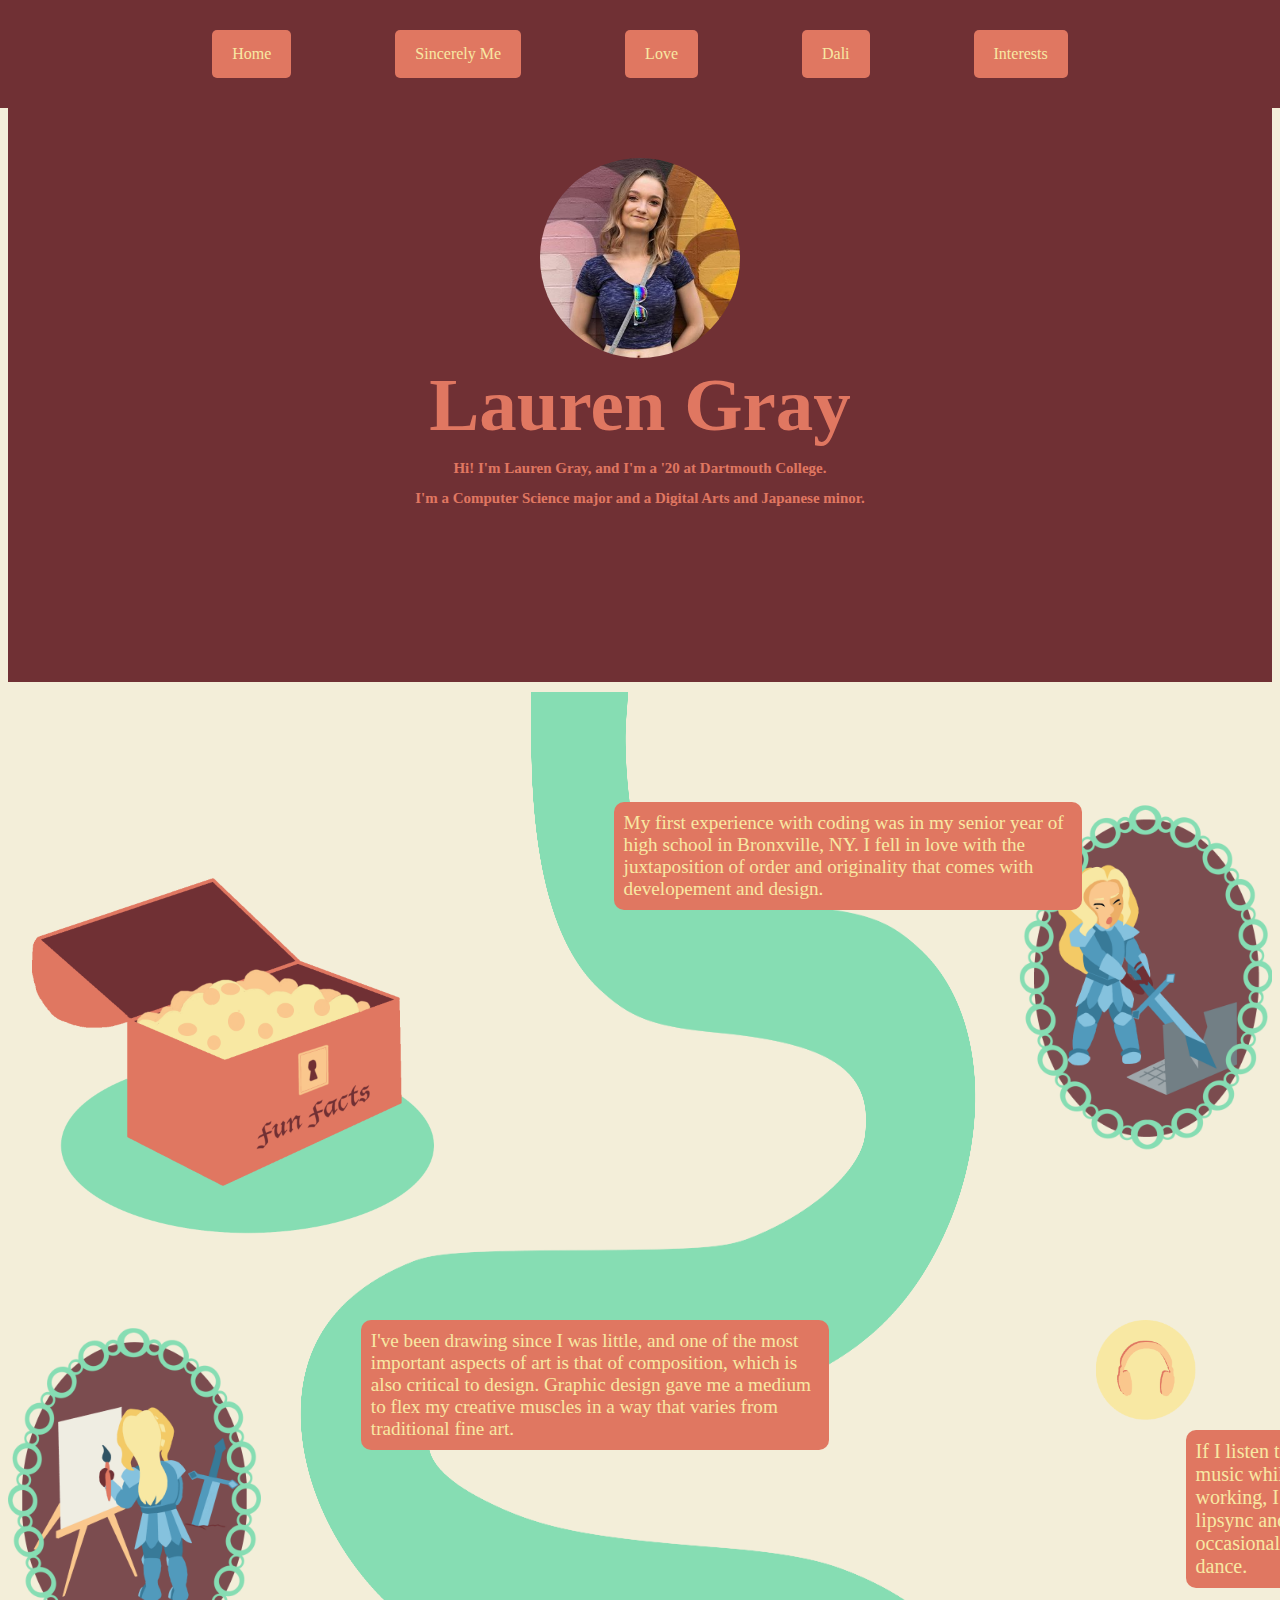
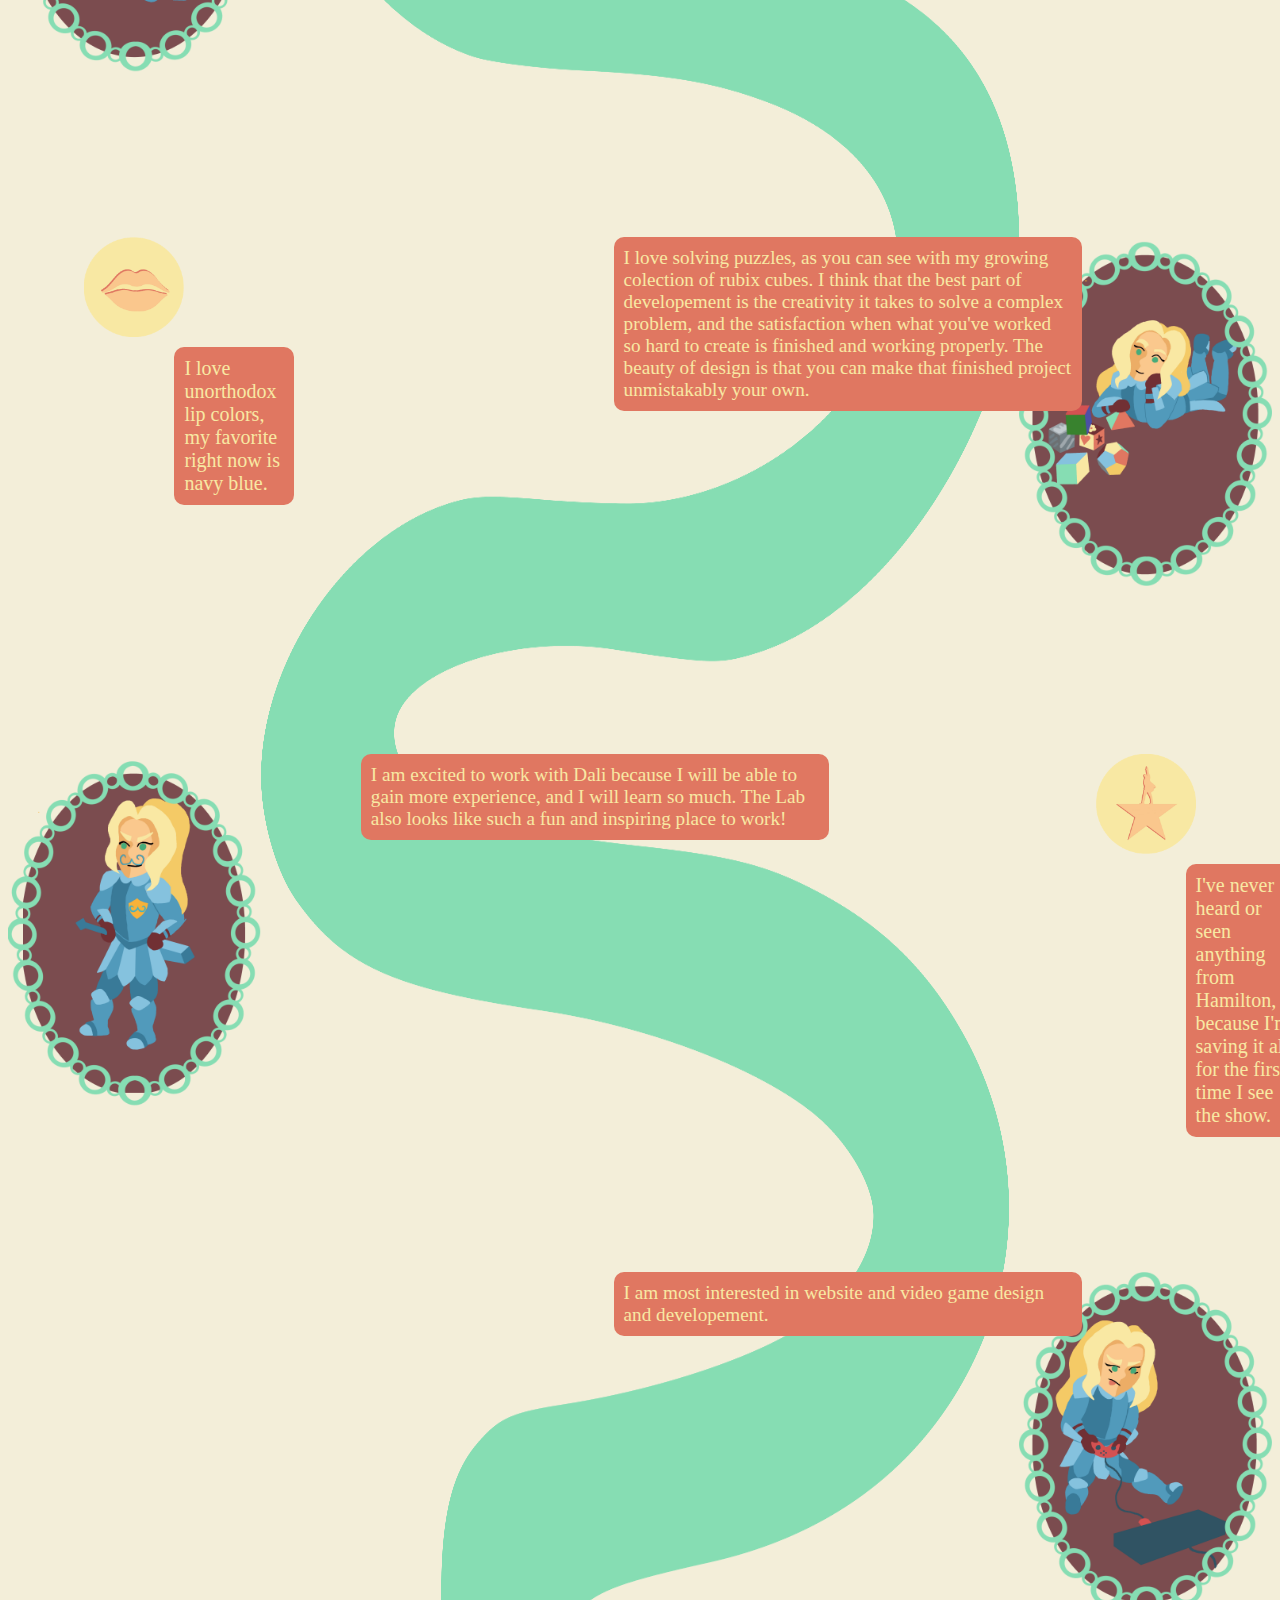
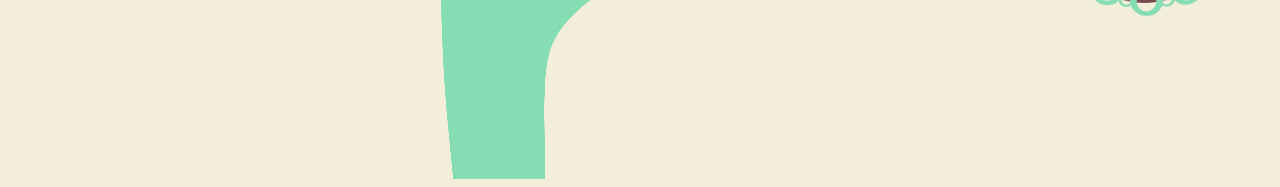
<file: homepage.html>
<!DOCTYPE html>

<html>
  <head>
    <title> Lauren Gray </title>
    <link href="style.css" type="text/css" rel="stylesheet">
  </head>
  <body>
    <div class="navbar">
      <nav>
        <a class="inpage" href="./homepage.html">Home</a>
        <a class="inpage" href="./sincerely_me.html">Sincerely Me</a>
        <a class="inpage" href="#part3">Love</a>
        <a class="inpage" href="#part4">Dali</a>
        <a class="inpage" href="#part5">Interests</a>

      </nav>
    </div>
    <div class="grid">

        <div class="heading" id=homescreen>
          <image class="me" src="images/profile.jpg" alt="Lauren Gray"/>
          <h1>Lauren Gray</h1>
          <h2>Hi! I'm Lauren Gray, and I'm a '20 at Dartmouth College.</h2>
          <h2>I'm a Computer Science major and a Digital Arts and Japanese minor.</h2>

        </div>
            <image id="painting1" src="images/Computer Knight.png"/>
            <image id="painting2" src="images/Painting Knight.png"/>
            <image id="painting3" src="images/Knight Cubes.png"/>
            <image id="painting4" src="images/Dali Knight.png"/>
            <image id="painting5" src="images/Game Knight.png"/>
            <image id="road" src="images/path.png" alt="a path"/>
        <div class= "info" id=part1>
          <p class= "caption">
            My first experience with coding was in my senior year of high
            school in Bronxville, NY. I fell in love with the juxtaposition
            of order and originality that comes with developement and design.
          </p>
        </div>
        <div class="info" id="part2">
          <p class= "caption">
            I've been drawing since I was little, and one of the most important aspects of art
            is that of composition, which is also critical to design. Graphic design gave me a
            medium to flex my creative muscles in a way that varies from traditional fine art.
          </p>
        </div>
        <div class= "info" id=part3>
          <p class= "caption">
            I love solving puzzles, as you can see with my growing colection of rubix cubes.
            I think that the best part of developement is the creativity it takes to solve a complex problem,
            and the satisfaction when what you've worked so hard to create is finished and working properly.
            The beauty of design is that you can make that finished project unmistakably your own.
          </p>
        </div>
        <div class= "info" id=part4>
          <p class= "caption">
            I am excited to work with Dali because I will be able to gain more experience, and I will learn so much.
            The Lab also looks like such a fun and inspiring place to work!
          </p>
        </div>
        <div class= "info" id=part5>
          <p class= "caption">
            I am most interested in website and video game design and developement.
          </p>
        </div>
        <image id="chest" src="images/chest.png" alt="fun facts"/>

        <image class="thing1" src="images/Headphones.png" alt="fact1"/>
        <div id="fact1">
          <p class="fun">If I listen to music while working, I lipsync and occasionally dance.</p>
        </div>
        <image class="thing2" src="images/lips.png" alt="fact2"/>
        <div id="fact2">
          <p class="fun">I love unorthodox lip colors, my favorite right now is navy blue.</p>
        </div>
        <image class="thing3" src="images/Hamilton.png" alt="fact3"/>
        <div id="fact3">
          <p class="fun">I've never heard or seen anything from Hamilton, because I'm saving it all for the first time I see the show.</p>
        </div>

  </body>
</html>
</file>
<file: style.css>
body{
  background-color: #f3eed9;
}

.grid{
  display: grid;
  poition: relative;
  grid-template: 20% 100px repeat(5, 1fr)/ repeat(5, 20%);
  height:100%;
  width: 100%;
  margin:0;
  grid-row-gap: 10px;
}


.navbar{
    background-color: #703034;
    text-align: center;
    font-family: "Lucida Blackletter";
    color:#e07761;
    position: fixed;
    top: 0;
    left: 0;
    width: 100%;
    z-index: 10;
}
.heading{
    background-color: #703034;
    padding-top: 150px;
    padding-bottom: 200px;
    text-align: center;
    font-family: "Lucida Blackletter";
    position: relative;
    margin:0;
    color:#e07761;
    grid-row:1/2;
    grid-column: 1 / 6;
}

.inpage{
  display: inline-block;
  padding: 15px 20px;
  margin: 30px 50px;
  border-radius: 5px;
  color: #f8e8a3;
  text-decoration: none;
  background-color: #e07761;
}

.loadscreen{
  background-color: #703034;
  padding: 3%;
  text-align: center;
  color:#e07761;
  font-family: "Lucida Blackletter";
}

h1{
  font-size: 75px;
  margin:0;
}

h2{
  font-size:15px;
}

video{
  padding: 5%;
}

p{
  color: #f8e8a3;
  font-size: 20px;
  margin: 0px 100px;
}

.me{
  height:200px;
  border-radius: 100%;
}

.caption{
  position: absolute;
  background-color: #e07761;
  width:35%;
  border-radius: 10px;
  color: #f8e8a3;
  font-family: Georgia;
  padding:10px;
  z-index: 1;
  font-size: 1.2em;
}

#videoCap{
  text-align: center;
  font-family: "Lucida Blackletter";
  color:#e07761;
  margin: 5%;
}

#gif{
  margin: 0% 25%;
  width: 54%;
}

a:hover{
  color: #FFFFFF;
}

#part1{
  grid-row: 3/4;
  grid-column: 3/5;
}

#part2{
  grid-row: 4/5;
  grid-column: 2/4;
}
#part3{
  grid-row: 5/6;
  grid-column: 3/5;
}
#part4{
  grid-row: 6/7;
  grid-column: 2/4;
}
#part5{
  grid-row: 7/8;
  grid-column: 3/5;
}

#road{
  width:100%;
  height:100%;
  z-index: 0;
  text-align: center;
  grid-row:2/8;
  grid-column: 2/ 5;
}

.storypic{
  text-align: center;
  width: 80%;
  z-index:7;
  background-color: #FFFFFF;
}

#painting{
  z-index: 1;
  display: block;
  width: 100%;
  top:50%;
  transform: translate(0,-50%);
}

.storypick:hover .painting{
  opacity:.1;
}

#bonus{
  width:80%;
  left: 10%;
  top:50%;
  transform: translate(0,-50%);
  z-index: 5;
  font-family: Trattatello;
  background-color: #FFFFFF;
  opacity:0.8;
}

#bonus h4{
  margin:0;
}

#bonus p{
  font-size: .9em;
  padding: 1%;
  margin:0;
}

.frameback{
  z-index: 2;
  display: block;
  width: 100%;
  top:50%;
  transform: translate(0,-50%);
  opacity: 0.6;
}

.overlay{
  opacity: 0;
}

.storypic:hover .overlay{
  opacity:1;
}

#painting1{
  grid-row: 3/4;
  grid-column: 5/6;
  width: 100%
}
#painting2{
  grid-row: 4/5;
  grid-column: 1/2;
  width: 100%
}

#painting3{
  grid-row: 5/6;
  grid-column: 5/6;
  width: 100%
}

#painting4{
  grid-row: 6/7;
  grid-column: 1/2;
  width: 100%
}

#painting5{
  grid-row: 7/8;
  grid-column: 5/6;
  width: 100%
}

#chest{
  display:block;
  margin:0 auto;
  height: 500px;
  grid-row:3/4;
  grid-column:1/2;
}


.fac{
  display: inline-block;

}

.thing1{
  display: block;
  margin: 0 auto;
  height:100px;
  grid-row: 4/5;
  grid-column:5/6;
}
.thing2{
  display: block;
  margin: 0 auto;
  height:100px;
  grid-row: 5/6;
  grid-column:1/2;
}
.thing3{
  display: block;
  margin: 0 auto;
  height:100px;
  grid-row: 6/7;
  grid-column:5/6;
}

.fun{
  position: absolute;
  top: 110px;
  left:50%;
  transform: translate(-50%, 0);
  background-color: #e07761;
  width:100px;
  border-radius: 10px;
  color: #f8e8a3;
  font-family: Georgia;
  padding:10px;
  z-index: 1;
}

#fact1{
  position: relative;
  grid-row: 4/5;
  grid-column:5/6;
}

#fact2{
  position:relative;
  grid-row: 5/6;
  grid-column:1/2;
}

#fact3{
  position: relative;
  grid-row: 6/7;
  grid-column:5/6;
}
</file>
